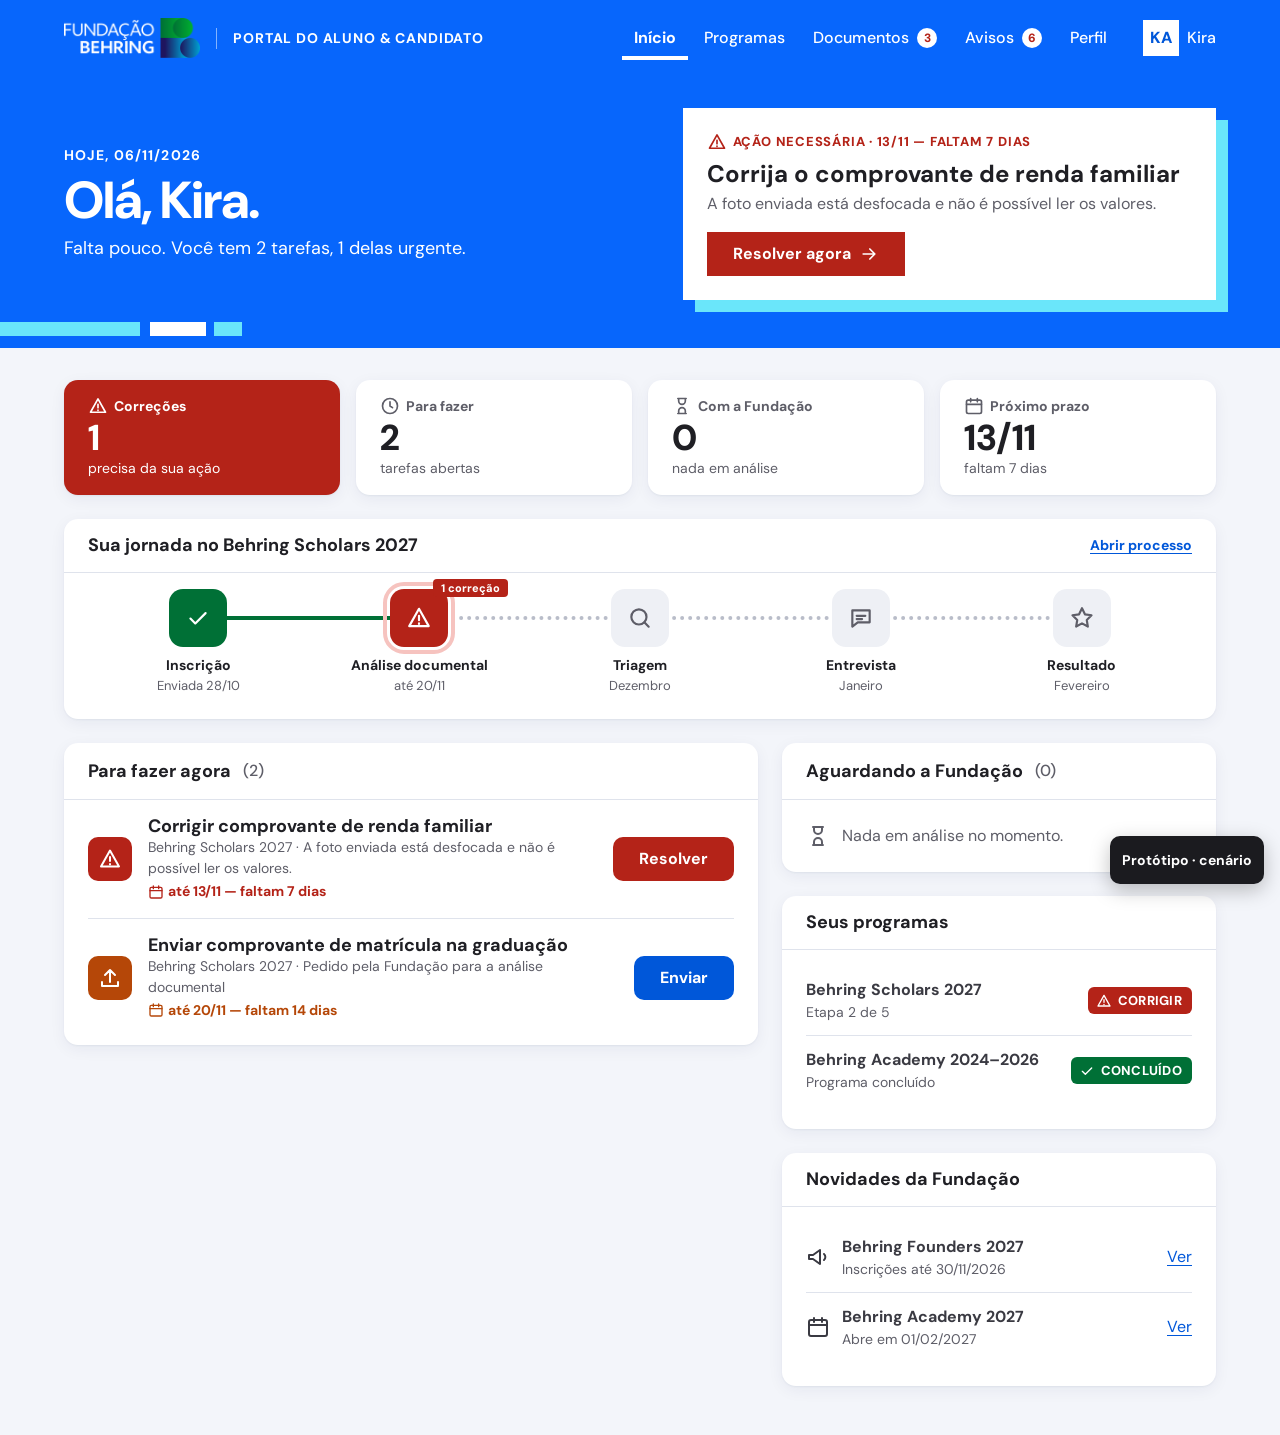
<file: index.html>
<!doctype html>
<html lang="pt-BR">
<head>
  <meta charset="utf-8">
  <meta name="viewport" content="width=device-width, initial-scale=1">
  <title>Portal do Aluno & Candidato — Fundação Behring</title>
  <link rel="preconnect" href="https://fonts.googleapis.com">
  <link rel="preconnect" href="https://fonts.gstatic.com" crossorigin>
  <link href="https://fonts.googleapis.com/css2?family=DM+Sans:ital,opsz,wght@0,9..40,400;0,9..40,500;0,9..40,700;1,9..40,400&display=swap" rel="stylesheet">
  <link rel="stylesheet" href="styles.css">
</head>
<body>
  <a class="skip-link" href="#conteudo">Pular para o conteúdo</a>
  <div id="app"></div>
  <div id="live" class="sr-only" aria-live="polite"></div>
  <script src="app.js"></script>
  <script>
    // Carrega o script de captura do Figma só quando a página é aberta para importação no Figma.
    if (location.hash.includes('figmacapture=')) {
      const s = document.createElement('script');
      s.src = 'https://mcp.figma.com/mcp/html-to-design/capture.js';
      s.async = true;
      document.head.appendChild(s);
    }
  </script>
</body>
</html>
</file>
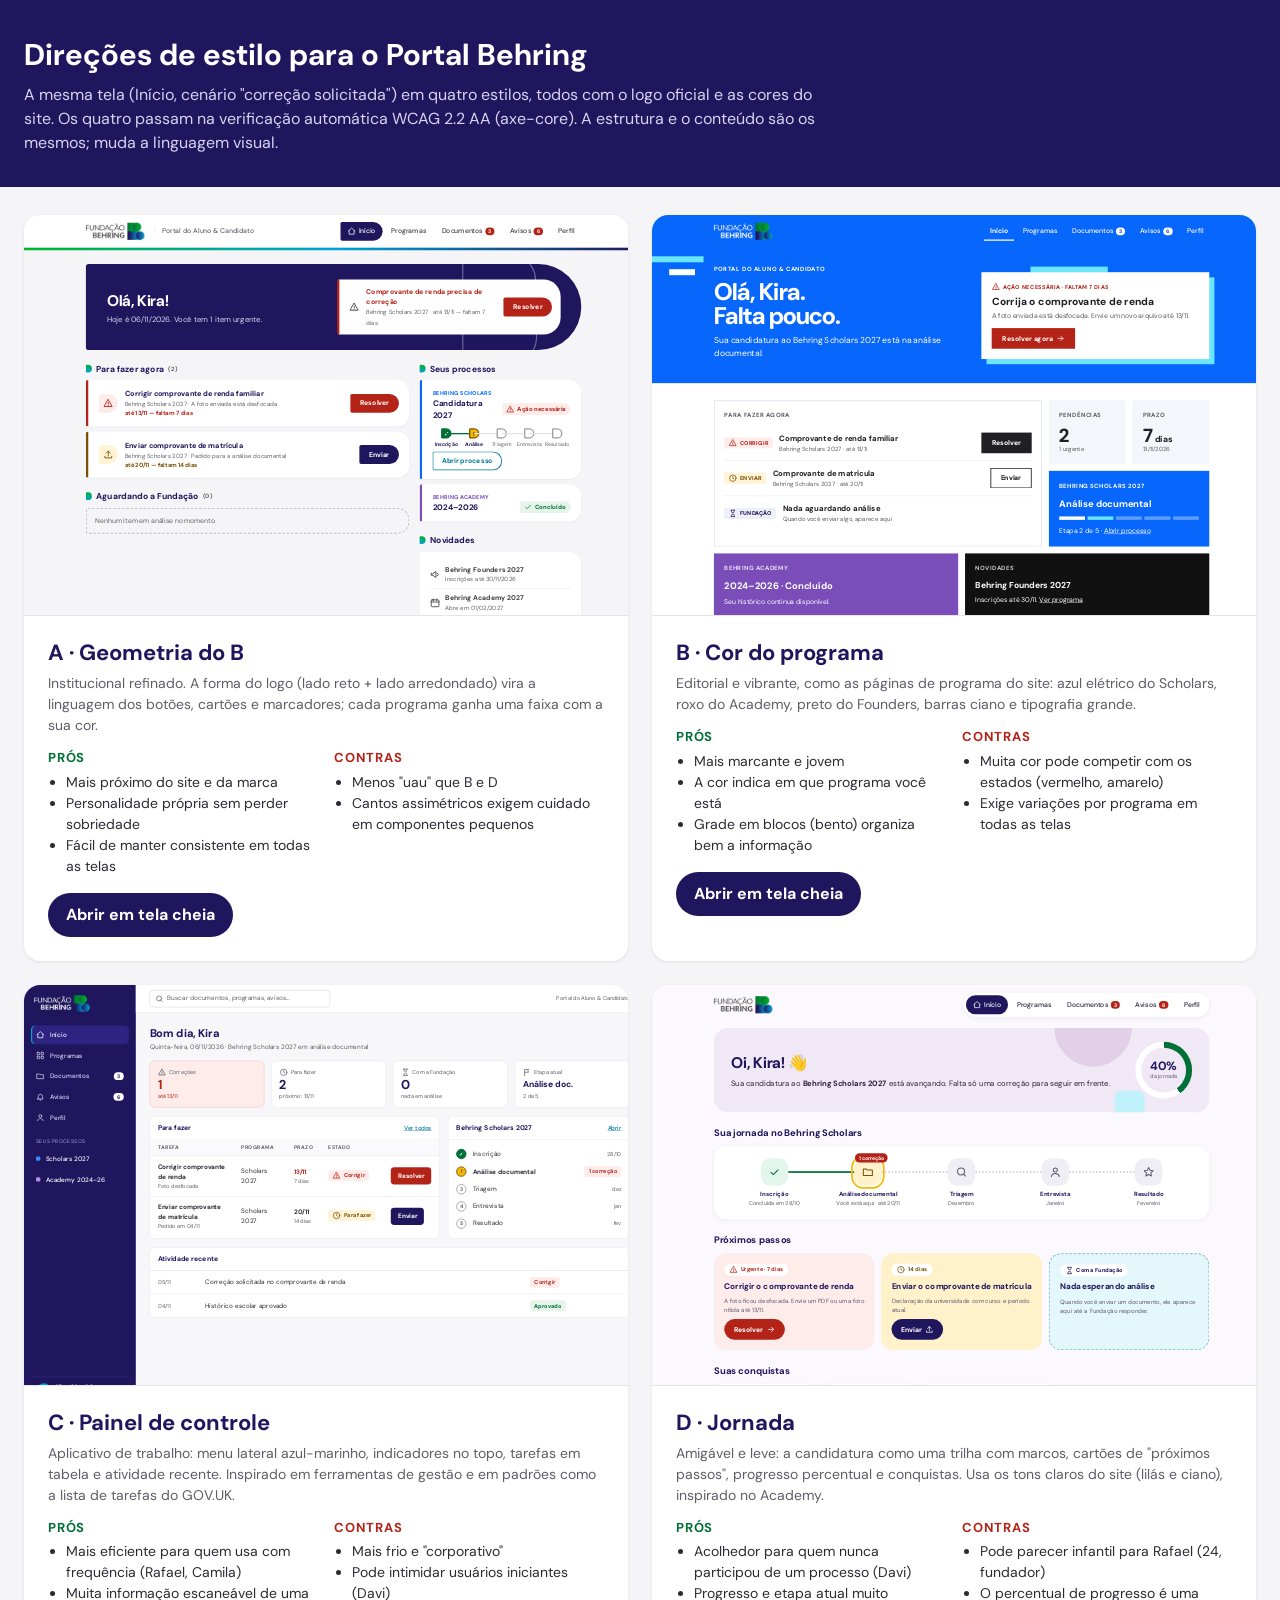
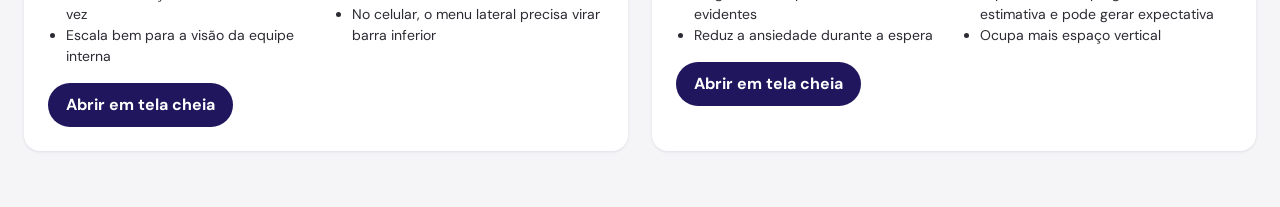
<file: estilos/index.html>
<!doctype html>
<html lang="pt-BR">
<head>
<meta charset="utf-8"><meta name="viewport" content="width=device-width, initial-scale=1">
<title>Direções de estilo — Portal Behring</title>
<link href="https://fonts.googleapis.com/css2?family=DM+Sans:opsz,wght@9..40,400;9..40,500;9..40,700&display=swap" rel="stylesheet">
<style>
  body { margin:0; font-family:"DM Sans",sans-serif; background:#F5F5F7; color:#2B2B33; line-height:1.5 }
  header { background:#20165E; color:#fff; padding:32px 24px }
  header .in, main { max-width:1280px; margin:0 auto }
  header h1 { margin:0 0 6px; font-size:30px } header p { margin:0; color:#D6D3EE; max-width:820px }
  main { padding:28px 24px 56px; display:grid; grid-template-columns:repeat(2,minmax(0,1fr)); gap:24px }
  article { background:#fff; border-radius:16px; overflow:hidden; box-shadow:0 1px 3px rgba(32,22,94,.1) }
  .frame { height:400px; overflow:hidden; border-bottom:1px solid #E4E4EA; position:relative; background:#fff }
  .frame iframe { width:1440px; height:1000px; border:0; transform:scale(.43); transform-origin:0 0; pointer-events:none }
  .body { padding:20px 24px 24px }
  h2 { margin:0 0 4px; color:#20165E; font-size:22px } .tag { font-size:14px; color:#5E5E68; margin:0 0 12px }
  .cols { display:grid; grid-template-columns:1fr 1fr; gap:16px; font-size:14px }
  .cols h3 { font-size:13px; text-transform:uppercase; letter-spacing:.06em; margin:0 0 4px }
  .cols ul { margin:0; padding-left:18px }
  .pro h3 { color:#007036 } .con h3 { color:#B42318 }
  a.open { display:inline-flex; margin-top:16px; min-height:44px; align-items:center; padding:0 18px; border-radius:999px; background:#20165E; color:#fff; font-weight:700; text-decoration:none }
  @media (max-width: 900px) { main { grid-template-columns:1fr } .frame iframe { transform:scale(.25) } .frame { height:250px } }
</style>
</head>
<body>
<header><div class="in"><h1>Direções de estilo para o Portal Behring</h1>
<p>A mesma tela (Início, cenário "correção solicitada") em quatro estilos, todos com o logo oficial e as cores do site. Os quatro passam na verificação automática WCAG 2.2 AA (axe-core). A estrutura e o conteúdo são os mesmos; muda a linguagem visual.</p></div></header>
<main>
  <article>
    <div class="frame"><iframe src="a-geometria.html" title="Prévia do estilo A" tabindex="-1"></iframe></div>
    <div class="body"><h2>A · Geometria do B</h2><p class="tag">Institucional refinado. A forma do logo (lado reto + lado arredondado) vira a linguagem dos botões, cartões e marcadores; cada programa ganha uma faixa com a sua cor.</p>
      <div class="cols"><div class="pro"><h3>Prós</h3><ul><li>Mais próximo do site e da marca</li><li>Personalidade própria sem perder sobriedade</li><li>Fácil de manter consistente em todas as telas</li></ul></div>
      <div class="con"><h3>Contras</h3><ul><li>Menos "uau" que B e D</li><li>Cantos assimétricos exigem cuidado em componentes pequenos</li></ul></div></div>
      <a class="open" href="a-geometria.html">Abrir em tela cheia</a></div>
  </article>
  <article>
    <div class="frame"><iframe src="b-programa.html" title="Prévia do estilo B" tabindex="-1"></iframe></div>
    <div class="body"><h2>B · Cor do programa</h2><p class="tag">Editorial e vibrante, como as páginas de programa do site: azul elétrico do Scholars, roxo do Academy, preto do Founders, barras ciano e tipografia grande.</p>
      <div class="cols"><div class="pro"><h3>Prós</h3><ul><li>Mais marcante e jovem</li><li>A cor indica em que programa você está</li><li>Grade em blocos (bento) organiza bem a informação</li></ul></div>
      <div class="con"><h3>Contras</h3><ul><li>Muita cor pode competir com os estados (vermelho, amarelo)</li><li>Exige variações por programa em todas as telas</li></ul></div></div>
      <a class="open" href="b-programa.html">Abrir em tela cheia</a></div>
  </article>
  <article>
    <div class="frame"><iframe src="c-painel.html" title="Prévia do estilo C" tabindex="-1"></iframe></div>
    <div class="body"><h2>C · Painel de controle</h2><p class="tag">Aplicativo de trabalho: menu lateral azul-marinho, indicadores no topo, tarefas em tabela e atividade recente. Inspirado em ferramentas de gestão e em padrões como a lista de tarefas do GOV.UK.</p>
      <div class="cols"><div class="pro"><h3>Prós</h3><ul><li>Mais eficiente para quem usa com frequência (Rafael, Camila)</li><li>Muita informação escaneável de uma vez</li><li>Escala bem para a visão da equipe interna</li></ul></div>
      <div class="con"><h3>Contras</h3><ul><li>Mais frio e "corporativo"</li><li>Pode intimidar usuários iniciantes (Davi)</li><li>No celular, o menu lateral precisa virar barra inferior</li></ul></div></div>
      <a class="open" href="c-painel.html">Abrir em tela cheia</a></div>
  </article>
  <article>
    <div class="frame"><iframe src="d-jornada.html" title="Prévia do estilo D" tabindex="-1"></iframe></div>
    <div class="body"><h2>D · Jornada</h2><p class="tag">Amigável e leve: a candidatura como uma trilha com marcos, cartões de "próximos passos", progresso percentual e conquistas. Usa os tons claros do site (lilás e ciano), inspirado no Academy.</p>
      <div class="cols"><div class="pro"><h3>Prós</h3><ul><li>Acolhedor para quem nunca participou de um processo (Davi)</li><li>Progresso e etapa atual muito evidentes</li><li>Reduz a ansiedade durante a espera</li></ul></div>
      <div class="con"><h3>Contras</h3><ul><li>Pode parecer infantil para Rafael (24, fundador)</li><li>O percentual de progresso é uma estimativa e pode gerar expectativa</li><li>Ocupa mais espaço vertical</li></ul></div></div>
      <a class="open" href="d-jornada.html">Abrir em tela cheia</a></div>
  </article>
</main>
</body></html>
</file>
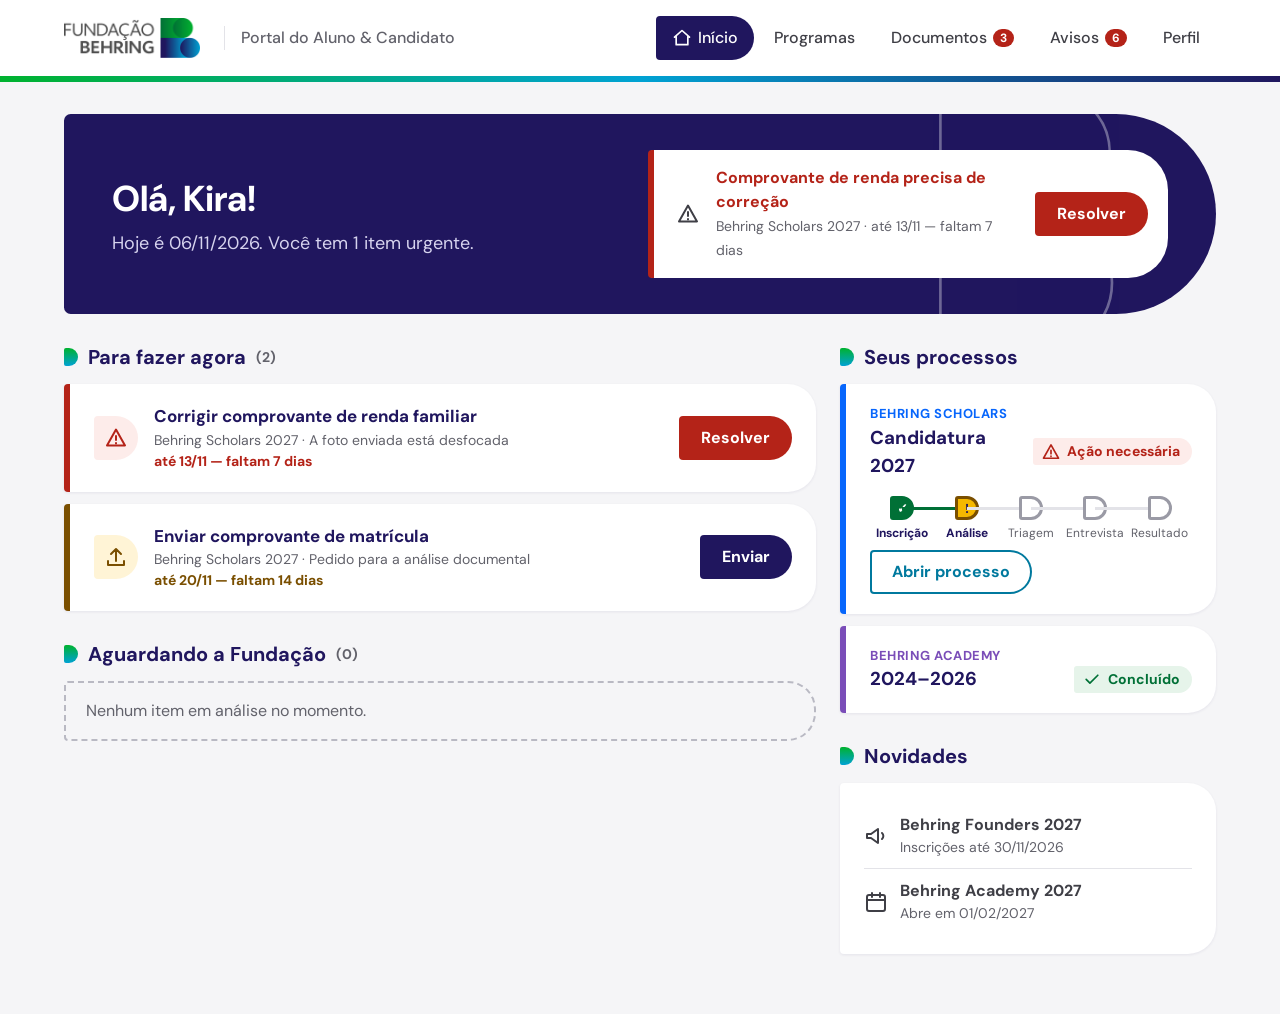
<file: estilos/a-geometria.html>
<!doctype html>
<html lang="pt-BR">
<head>
<meta charset="utf-8"><meta name="viewport" content="width=device-width, initial-scale=1">
<title>Estilo A — Geometria do B</title>
<link href="https://fonts.googleapis.com/css2?family=DM+Sans:opsz,wght@9..40,400;9..40,500;9..40,700&display=swap" rel="stylesheet">
<style>
  /* Direção A: a forma do "B" do logo (lado reto + lado arredondado) vira a linguagem dos componentes. */
  :root { --navy:#20165E; --green:#007036; --petrol:#00799E; --text:#3F3F46; --muted:#62626B; --bg:#F5F5F7; --line:#E3E3E8;
          --fix:#B42318; --fix-bg:#FDECEA; --todo:#7A4F00; --todo-bg:#FFF4D6; --wait-bg:#EEF0F8; --scholars:#0766FC; --academy:#7A4DB8; }
  * { box-sizing:border-box } body { margin:0; font-family:"DM Sans",sans-serif; color:var(--text); background:var(--bg); font-size:16px; line-height:1.5 }
  .ico { width:20px; height:20px; flex:none } .ico-l { width:24px; height:24px; flex:none }
  header { background:#fff; }
  .bar { max-width:1200px; margin:0 auto; padding:0 24px; height:76px; display:flex; align-items:center; gap:24px }
  .bar img { height:40px }
  nav { margin-left:auto; display:flex; gap:4px }
  nav a { color:var(--text); text-decoration:none; font-weight:500; padding:10px 16px; min-height:44px; display:flex; align-items:center; gap:6px; border-radius:4px 22px 22px 4px }
  nav a.on { background:var(--navy); color:#fff }
  nav .n { background:var(--fix); color:#fff; font-size:12px; font-weight:700; border-radius:999px; padding:0 7px }
  .stripe { height:6px; background:linear-gradient(90deg,#00B22F,#00A2D3 50%,#20165E) }
  main { max-width:1200px; margin:0 auto; padding:32px 24px 48px }
  /* Hero com o contorno do B, como nas páginas do site */
  .hero { position:relative; background:var(--navy); color:#fff; border-radius:8px 120px 120px 8px; padding:36px 48px; overflow:hidden; display:flex; align-items:center; gap:32px; margin-bottom:28px }
  .hero h1 { margin:0 0 4px; font-size:36px; color:#fff }
  .hero p { margin:0; color:#D6D3EE; font-size:18px }
  .hero svg.b { position:absolute; right:60px; top:-30px; width:220px; height:270px; opacity:.35 }
  .hero .urgent { margin-left:auto; position:relative; background:#fff; color:var(--text); border-radius:4px 40px 40px 4px; padding:16px 20px 16px 22px; display:flex; gap:16px; align-items:center; max-width:520px; border-left:6px solid var(--fix) }
  .hero .urgent strong { color:var(--fix); display:block }
  .btn { display:inline-flex; align-items:center; gap:8px; min-height:44px; padding:0 22px; font:inherit; font-weight:700; border:0; cursor:pointer; text-decoration:none; border-radius:4px 22px 22px 4px; white-space:nowrap }
  .b-primary { background:var(--navy); color:#fff } .b-danger { background:var(--fix); color:#fff } .b-ghost { background:#fff; color:var(--petrol); box-shadow:inset 0 0 0 2px var(--petrol) }
  .grid { display:grid; grid-template-columns:2fr 1fr; gap:24px }
  h2 { font-size:20px; color:var(--navy); margin:0 0 12px; display:flex; align-items:center; gap:10px }
  h2::before { content:""; width:14px; height:18px; background:linear-gradient(#00B22F,#00A2D3); border-radius:2px 9px 9px 2px }
  .card { background:#fff; border-radius:4px 28px 28px 4px; padding:20px 24px; margin-bottom:12px; box-shadow:0 1px 3px rgba(32,22,94,.08) }
  .task { display:grid; grid-template-columns:auto 1fr auto; gap:16px; align-items:center; border-left:6px solid var(--todo) }
  .task.fix { border-left-color:var(--fix) }
  .task h3 { margin:0; font-size:17px; color:var(--navy) } .meta { color:var(--muted); font-size:14px } .due { font-size:14px; font-weight:700 }
  .badge { width:44px; height:44px; border-radius:4px 22px 22px 4px; display:grid; place-items:center }
  .fix .badge { background:var(--fix-bg); color:var(--fix) } .todo .badge { background:var(--todo-bg); color:var(--todo) }
  .status { white-space:nowrap; display:inline-flex; align-items:center; gap:6px; font-size:14px; font-weight:700; padding:3px 12px 3px 8px; border-radius:3px 14px 14px 3px }
  .s-fix { background:var(--fix-bg); color:var(--fix) } .s-done { background:#E6F4EA; color:var(--green) }
  .empty { border:2px dashed #B9B9C3; border-radius:4px 28px 28px 4px; padding:16px 20px; color:var(--muted) }
  .proc { border-left:6px solid var(--scholars) } .proc .prog { font-size:13px; font-weight:700; color:var(--scholars); letter-spacing:.04em; text-transform:uppercase }
  .tl { display:flex; margin:16px 0 8px; padding:0; list-style:none }
  .tl li { flex:1; text-align:center; font-size:12px; position:relative; color:var(--muted) }
  .tl li::before { content:""; position:absolute; top:11px; left:-50%; width:100%; height:3px; background:var(--line) } .tl li:first-child::before { display:none }
  .tl li.d::before, .tl li.c::before { background:var(--green) }
  .tl .dot { width:24px; height:24px; margin:0 auto 4px; position:relative; border-radius:3px 12px 12px 3px; background:#fff; border:3px solid #9A9AA5; display:grid; place-items:center; color:#fff; font-weight:700; font-size:13px }
  .tl .d .dot { background:var(--green); border-color:var(--green) } .tl .c .dot { background:#F5B800; border-color:var(--todo); color:var(--navy) }
  .tl .d, .tl .c { color:var(--navy); font-weight:700 }
  .news li { display:flex; gap:12px; align-items:center; padding:10px 0; border-bottom:1px solid var(--line) } .news li:last-child { border:0 }
  .news { list-style:none; margin:0; padding:0 } a { color:var(--petrol) }
</style>
</head>
<body>
<header><div class="bar">
  <img src="../assets/logo-fundacao-behring.png" alt="Fundação Behring">
  <span style="color:var(--muted);font-weight:500;border-left:1px solid var(--line);padding-left:16px">Portal do Aluno &amp; Candidato</span>
  <nav aria-label="Principal"><a class="on" href="#"><i data-i="home"></i>Início</a><a href="#">Programas</a><a href="#">Documentos <span class="n">3</span></a><a href="#">Avisos <span class="n">6</span></a><a href="#">Perfil</a></nav>
</div><div class="stripe"></div></header>
<main>
  <section class="hero">
    <svg class="b" viewBox="0 0 100 122" fill="none" stroke="#fff" stroke-width="1.2" aria-hidden="true"><path d="M2 2h48a29 29 0 0 1 0 58 29 29 0 0 1 0 60H2z"/></svg>
    <div><h1>Olá, Kira!</h1><p>Hoje é 06/11/2026. Você tem 1 item urgente.</p></div>
    <div class="urgent"><i data-i="alert" class="ico-l"></i><div><strong>Comprovante de renda precisa de correção</strong><span class="meta">Behring Scholars 2027 · até 13/11 — faltam 7 dias</span></div><a class="btn b-danger" href="#">Resolver</a></div>
  </section>
  <div class="grid">
    <div>
      <h2>Para fazer agora <span class="meta">(2)</span></h2>
      <article class="card task fix"><span class="badge"><i data-i="alert" class="ico-l"></i></span><div><h3>Corrigir comprovante de renda familiar</h3><div class="meta">Behring Scholars 2027 · A foto enviada está desfocada</div><div class="due" style="color:var(--fix)">até 13/11 — faltam 7 dias</div></div><a class="btn b-danger" href="#">Resolver</a></article>
      <article class="card task todo"><span class="badge"><i data-i="upload" class="ico-l"></i></span><div><h3>Enviar comprovante de matrícula</h3><div class="meta">Behring Scholars 2027 · Pedido para a análise documental</div><div class="due" style="color:var(--todo)">até 20/11 — faltam 14 dias</div></div><a class="btn b-primary" href="#">Enviar</a></article>
      <h2 style="margin-top:28px">Aguardando a Fundação <span class="meta">(0)</span></h2>
      <div class="empty">Nenhum item em análise no momento.</div>
    </div>
    <div>
      <h2>Seus processos</h2>
      <article class="card proc"><div class="prog">Behring Scholars</div><div style="display:flex;align-items:center;gap:8px;justify-content:space-between"><h3 style="margin:0;color:var(--navy)">Candidatura 2027</h3><span class="status s-fix"><i data-i="alert"></i>Ação necessária</span></div>
        <ol class="tl"><li class="d"><span class="dot">✓</span>Inscrição</li><li class="c"><span class="dot">!</span>Análise</li><li><span class="dot"></span>Triagem</li><li><span class="dot"></span>Entrevista</li><li><span class="dot"></span>Resultado</li></ol>
        <a class="btn b-ghost" href="#">Abrir processo</a></article>
      <article class="card" style="border-left:6px solid var(--academy)"><div class="prog" style="font-size:13px;font-weight:700;color:var(--academy);text-transform:uppercase;letter-spacing:.04em">Behring Academy</div><div style="display:flex;justify-content:space-between;align-items:center"><h3 style="margin:0;color:var(--navy)">2024–2026</h3><span class="status s-done"><i data-i="check"></i>Concluído</span></div></article>
      <h2 style="margin-top:28px">Novidades</h2>
      <div class="card"><ul class="news"><li><i data-i="megaphone" class="ico-l"></i><div><strong>Behring Founders 2027</strong><div class="meta">Inscrições até 30/11/2026</div></div></li><li><i data-i="calendar" class="ico-l"></i><div><strong>Behring Academy 2027</strong><div class="meta">Abre em 01/02/2027</div></div></li></ul></div>
    </div>
  </div>
</main>
<script src="icons.js"></script>
</body></html>
</file>
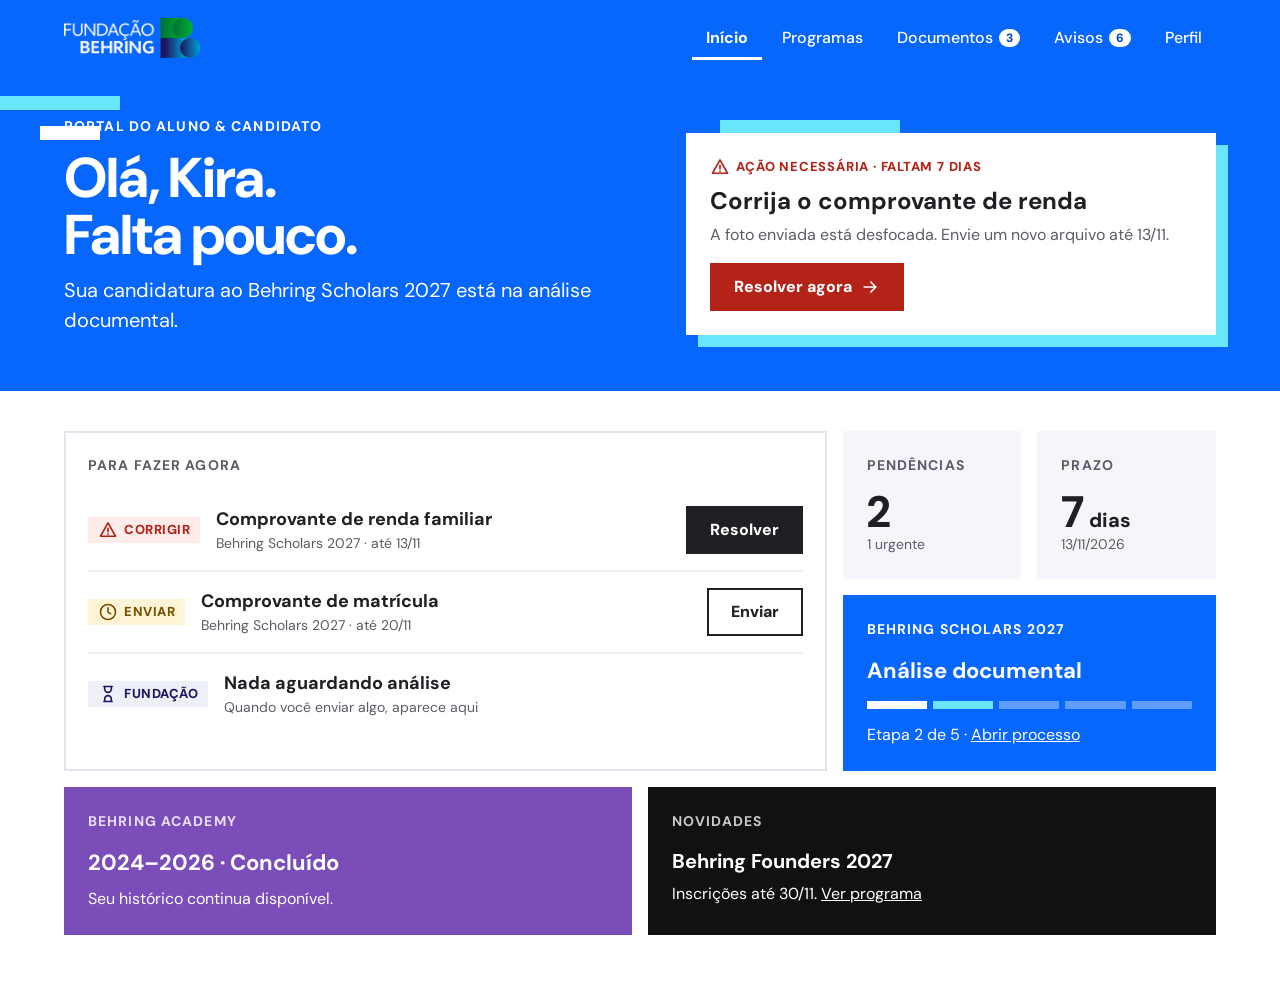
<file: estilos/b-programa.html>
<!doctype html>
<html lang="pt-BR">
<head>
<meta charset="utf-8"><meta name="viewport" content="width=device-width, initial-scale=1">
<title>Estilo B — Cor do programa</title>
<link href="https://fonts.googleapis.com/css2?family=DM+Sans:opsz,wght@9..40,400;9..40,500;9..40,700;9..40,800&display=swap" rel="stylesheet">
<style>
  /* Direção B: cada programa assume sua cor do site (Scholars azul, Academy roxo, Founders preto),
     com tipografia grande e as "barras" ciano das páginas de programa. */
  :root { --scholars:#0766FC; --scholars-dark:#0047B3; --cyan:#6AE6FA; --navy:#20165E; --text:#1F1F24; --muted:#5C5C66;
          --fix:#B42318; --fix-bg:#FDECEA; --todo:#7A4F00; --todo-bg:#FFF4D6; --green:#007036; }
  * { box-sizing:border-box } body { margin:0; font-family:"DM Sans",sans-serif; color:var(--text); background:#fff; font-size:16px; line-height:1.5 }
  .ico { width:20px; height:20px; flex:none } .ico-l { width:26px; height:26px; flex:none }
  .top { background:var(--scholars); color:#fff; position:relative; overflow:hidden }
  .bar { max-width:1200px; margin:0 auto; padding:0 24px; height:76px; display:flex; align-items:center; gap:24px }
  .bar img { height:40px }
  nav { margin-left:auto; display:flex; gap:6px }
  nav a { color:#fff; text-decoration:none; font-weight:500; padding:10px 14px; min-height:44px; display:flex; align-items:center; gap:6px }
  nav a.on { box-shadow:inset 0 -3px 0 #fff; font-weight:700 }
  nav .n { background:#fff; color:var(--scholars-dark); font-size:12px; font-weight:800; border-radius:999px; padding:0 7px }
  .hero { max-width:1200px; margin:0 auto; padding:40px 24px 56px; display:grid; grid-template-columns:1.1fr 1fr; gap:40px; align-items:end; position:relative }
  .hero h1 { font-size:56px; line-height:1.02; font-weight:800; margin:0 0 12px; letter-spacing:-.02em }
  .hero p { font-size:20px; margin:0; color:#fff }
  .bars span { position:absolute; height:14px; background:var(--cyan) } .bars span.w { background:#fff }
  .urgent { background:#fff; color:var(--text); padding:24px; position:relative; z-index:1; box-shadow:12px 12px 0 var(--cyan) }
  .urgent .k { color:var(--fix); font-weight:800; font-size:13px; letter-spacing:.06em; text-transform:uppercase; display:flex; gap:6px; align-items:center }
  .urgent p { color:var(--muted); font-size:16px }
  .urgent h2 { font-size:24px; margin:6px 0 4px; color:var(--text) }
  .btn { display:inline-flex; align-items:center; gap:8px; min-height:48px; padding:0 24px; font:inherit; font-weight:800; border:0; text-decoration:none; cursor:pointer }
  .b-danger { background:var(--fix); color:#fff } .b-dark { background:var(--text); color:#fff } .b-line { box-shadow:inset 0 0 0 2px var(--text); color:var(--text); background:#fff }
  main { max-width:1200px; margin:0 auto; padding:40px 24px 56px }
  .bento { display:grid; grid-template-columns:repeat(6,1fr); gap:16px }
  .tile { background:#F4F6FB; padding:24px; position:relative }
  .tile h2 { font-size:14px; letter-spacing:.08em; text-transform:uppercase; margin:0 0 14px; color:var(--muted) }
  .t-tasks { grid-column:span 4; grid-row:span 2; background:#fff; box-shadow:inset 0 0 0 2px #E2E5EE }
  .t-stat { grid-column:span 1; } .t-stat .num { font-size:44px; font-weight:800; line-height:1; color:var(--text) }
  .t-proc { grid-column:span 2; background:var(--scholars); color:#fff } .t-proc h2 { color:#fff }
  .t-academy { grid-column:span 3; background:#7A4DB8; color:#fff } .t-academy h2 { color:#EADFF7 }
  .t-news { grid-column:span 2; background:#111; color:#fff } .t-news h2 { color:#C9C9CF } .t-news a { color:#fff }
  .task { display:grid; grid-template-columns:auto 1fr auto; gap:16px; align-items:center; padding:16px 0; border-bottom:2px solid #EEF0F5 } .task:last-child { border:0 }
  .task h3 { margin:0; font-size:18px } .meta { font-size:14px; color:var(--muted) }
  .chip { display:inline-flex; gap:6px; align-items:center; font-weight:800; font-size:13px; padding:3px 10px; text-transform:uppercase; letter-spacing:.04em }
  .c-fix { background:var(--fix-bg); color:var(--fix) } .c-todo { background:var(--todo-bg); color:var(--todo) }
  .tl { display:flex; gap:6px; margin:14px 0; padding:0; list-style:none } .tl li { flex:1; height:8px; background:rgba(255,255,255,.35) } .tl li.d { background:#fff } .tl li.c { background:var(--cyan) }
</style>
</head>
<body>
<div class="top">
  <div class="bars" aria-hidden="true"><span style="width:180px;top:120px;right:380px"></span><span class="w" style="width:90px;top:150px;right:330px"></span><span style="width:40px;top:150px;right:280px"></span><span style="width:120px;top:96px;left:0"></span><span class="w" style="width:60px;top:126px;left:40px"></span></div>
  <div class="bar"><img src="../assets/logo-fundacao-behring-branco.png" alt="Fundação Behring">
    <nav aria-label="Principal"><a class="on" href="#">Início</a><a href="#">Programas</a><a href="#">Documentos <span class="n">3</span></a><a href="#">Avisos <span class="n">6</span></a><a href="#">Perfil</a></nav></div>
  <section class="hero">
    <div><p style="font-weight:700;letter-spacing:.08em;text-transform:uppercase;font-size:14px;margin-bottom:12px">Portal do Aluno &amp; Candidato</p><h1>Olá, Kira.<br>Falta pouco.</h1><p>Sua candidatura ao Behring Scholars 2027 está na análise documental.</p></div>
    <div class="urgent"><div class="k"><i data-i="alert"></i>Ação necessária · faltam 7 dias</div><h2>Corrija o comprovante de renda</h2><p class="meta" style="margin:0 0 16px">A foto enviada está desfocada. Envie um novo arquivo até 13/11.</p><a class="btn b-danger" href="#">Resolver agora <i data-i="right"></i></a></div>
  </section>
</div>
<main>
  <div class="bento">
    <section class="tile t-tasks"><h2>Para fazer agora</h2>
      <div class="task"><span class="chip c-fix"><i data-i="alert"></i>Corrigir</span><div><h3>Comprovante de renda familiar</h3><div class="meta">Behring Scholars 2027 · até 13/11</div></div><a class="btn b-dark" href="#">Resolver</a></div>
      <div class="task"><span class="chip c-todo"><i data-i="clock"></i>Enviar</span><div><h3>Comprovante de matrícula</h3><div class="meta">Behring Scholars 2027 · até 20/11</div></div><a class="btn b-line" href="#">Enviar</a></div>
      <div class="task"><span class="chip" style="background:#EEF0F8;color:var(--navy)"><i data-i="hourglass"></i>Fundação</span><div><h3>Nada aguardando análise</h3><div class="meta">Quando você enviar algo, aparece aqui</div></div></div>
    </section>
    <section class="tile t-stat"><h2>Pendências</h2><div class="num">2</div><div class="meta">1 urgente</div></section>
    <section class="tile t-stat"><h2>Prazo</h2><div class="num">7<span style="font-size:20px"> dias</span></div><div class="meta">13/11/2026</div></section>
    <section class="tile t-proc"><h2>Behring Scholars 2027</h2><strong style="font-size:22px">Análise documental</strong><ol class="tl" aria-label="Etapa 2 de 5"><li class="d"></li><li class="c"></li><li></li><li></li><li></li></ol><div>Etapa 2 de 5 · <a href="#" style="color:#fff">Abrir processo</a></div></section>
    <section class="tile t-academy"><h2>Behring Academy</h2><strong style="font-size:22px">2024–2026 · Concluído</strong><p style="margin:8px 0 0">Seu histórico continua disponível.</p></section>
    <section class="tile t-news" style="grid-column:span 3"><h2>Novidades</h2><strong style="font-size:20px">Behring Founders 2027</strong><p style="margin:6px 0 0">Inscrições até 30/11. <a href="#">Ver programa</a></p></section>
  </div>
</main>
<script src="icons.js"></script>
</body></html>
</file>
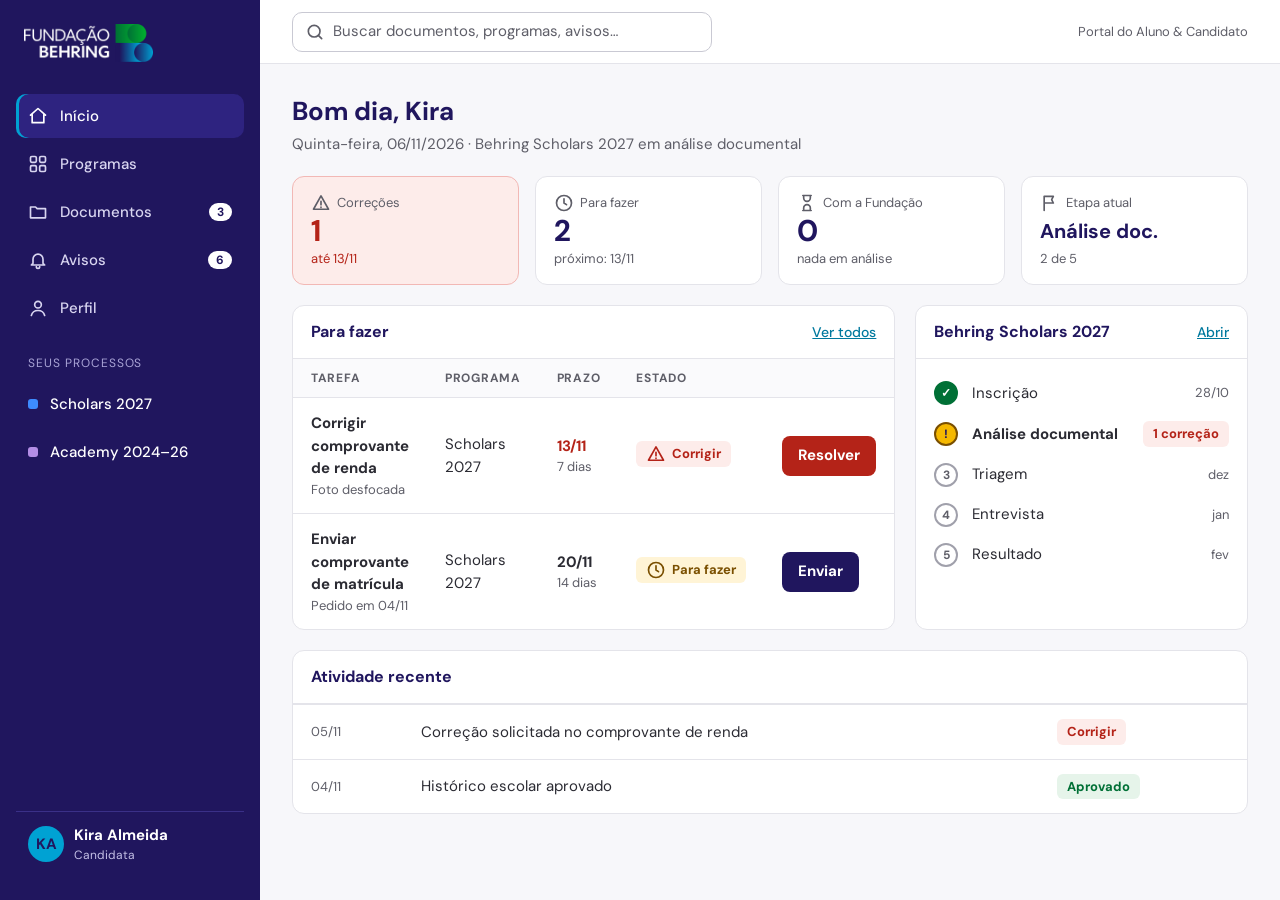
<file: estilos/c-painel.html>
<!doctype html>
<html lang="pt-BR">
<head>
<meta charset="utf-8"><meta name="viewport" content="width=device-width, initial-scale=1">
<title>Estilo C — Painel de controle</title>
<link href="https://fonts.googleapis.com/css2?family=DM+Sans:opsz,wght@9..40,400;9..40,500;9..40,700&display=swap" rel="stylesheet">
<style>
  /* Direção C: aplicativo de trabalho. Navegação lateral fixa em azul-marinho, informação densa
     e escaneável, indicadores no topo e lista de tarefas em formato de tabela. */
  :root { --navy:#20165E; --navy-2:#2E2380; --petrol:#00799E; --text:#2B2B33; --muted:#5E5E68; --line:#E4E4EA; --bg:#F7F7FA;
          --fix:#B42318; --fix-bg:#FDECEA; --todo:#7A4F00; --todo-bg:#FFF4D6; --green:#007036; --green-bg:#E6F4EA; --wait-bg:#EEF0F8; }
  * { box-sizing:border-box } body { margin:0; font-family:"DM Sans",sans-serif; color:var(--text); background:var(--bg); font-size:15px; line-height:1.5; display:grid; grid-template-columns:260px 1fr; min-height:100vh }
  .ico { width:20px; height:20px; flex:none } .ico-l { width:22px; height:22px; flex:none }
  aside { background:var(--navy); color:#fff; padding:24px 16px; display:flex; flex-direction:column; gap:4px }
  aside img { height:38px; margin:0 8px 28px; align-self:flex-start }
  aside a { color:#D8D5F0; text-decoration:none; display:flex; align-items:center; gap:12px; min-height:44px; padding:0 12px; border-radius:10px; font-weight:500 }
  aside a.on { background:var(--navy-2); color:#fff; box-shadow:inset 3px 0 0 #00A2D3 }
  aside .n { margin-left:auto; background:#fff; color:var(--navy); font-size:12px; font-weight:700; border-radius:999px; padding:0 8px }
  aside .sec { font-size:12px; text-transform:uppercase; letter-spacing:.08em; color:#A9A4D6; margin:20px 12px 6px }
  aside .prog { color:#fff; } aside .prog .sw { width:10px; height:10px; border-radius:3px }
  aside .me { margin-top:auto; display:flex; align-items:center; gap:10px; padding:12px; border-top:1px solid #3A3088 }
  .av { width:36px; height:36px; border-radius:50%; background:#00A2D3; color:var(--navy); display:grid; place-items:center; font-weight:700 }
  .main { padding:0 }
  .topbar { height:64px; background:#fff; border-bottom:1px solid var(--line); display:flex; align-items:center; gap:16px; padding:0 32px }
  .search { flex:1; max-width:420px; display:flex; align-items:center; gap:8px; border:1px solid #C9C9D3; border-radius:10px; padding:0 12px; min-height:40px; color:var(--muted) }
  .content { padding:28px 32px }
  h1 { margin:0; font-size:26px; color:var(--navy) } .sub { color:var(--muted); margin:2px 0 20px }
  .kpis { display:grid; grid-template-columns:repeat(4,1fr); gap:16px; margin-bottom:20px }
  .kpi { background:#fff; border:1px solid var(--line); border-radius:12px; padding:16px 18px }
  .kpi .l { font-size:13px; color:var(--muted); display:flex; align-items:center; gap:6px } .kpi .v { font-size:30px; font-weight:700; color:var(--navy); line-height:1.2 }
  .kpi.alert { border-color:#F2B8B5; background:var(--fix-bg) } .kpi.alert .v { color:var(--fix) }
  .panel { background:#fff; border:1px solid var(--line); border-radius:12px; margin-bottom:20px }
  .panel h2 { font-size:16px; margin:0; padding:14px 18px; border-bottom:1px solid var(--line); color:var(--navy); display:flex; justify-content:space-between; align-items:center }
  table { width:100%; border-collapse:collapse } th { text-align:left; font-size:12px; text-transform:uppercase; letter-spacing:.06em; color:var(--muted); padding:10px 18px; background:#FAFAFC }
  td { padding:14px 18px; border-top:1px solid var(--line); vertical-align:middle }
  .st { white-space:nowrap; display:inline-flex; align-items:center; gap:6px; font-weight:700; font-size:13px; padding:3px 10px; border-radius:6px }
  .s-fix { background:var(--fix-bg); color:var(--fix) } .s-todo { background:var(--todo-bg); color:var(--todo) } .s-done { background:var(--green-bg); color:var(--green) } .s-wait { background:var(--wait-bg); color:var(--navy) }
  .btn { display:inline-flex; align-items:center; gap:6px; min-height:40px; padding:0 16px; border-radius:8px; font:inherit; font-weight:700; text-decoration:none; border:0 }
  .b-primary { background:var(--navy); color:#fff } .b-danger { background:var(--fix); color:#fff } .b-line { box-shadow:inset 0 0 0 1.5px var(--petrol); color:var(--petrol); background:#fff }
  .cols { display:grid; grid-template-columns:1.6fr 1fr; gap:20px }
  .steps { list-style:none; margin:0; padding:14px 18px }
  .steps li { display:grid; grid-template-columns:28px 1fr auto; gap:10px; align-items:center; padding:8px 0 }
  .steps .d { width:24px; height:24px; border-radius:50%; display:grid; place-items:center; font-size:12px; font-weight:700; border:2px solid #A0A0AB; color:var(--muted) }
  .steps .ok .d { background:var(--green); border-color:var(--green); color:#fff } .steps .now .d { background:#F5B800; border-color:var(--todo); color:var(--navy) }
  .muted { color:var(--muted); font-size:13px } a { color:var(--petrol) }
</style>
</head>
<body>
<aside aria-label="Navegação">
  <img src="../assets/logo-fundacao-behring-branco.png" alt="Fundação Behring">
  <a class="on" href="#"><i data-i="home"></i>Início</a><a href="#"><i data-i="grid"></i>Programas</a><a href="#"><i data-i="folder"></i>Documentos<span class="n">3</span></a><a href="#"><i data-i="bell"></i>Avisos<span class="n">6</span></a><a href="#"><i data-i="user"></i>Perfil</a>
  <div class="sec">Seus processos</div>
  <a class="prog" href="#"><span class="sw" style="background:#3D8BFF"></span>Scholars 2027</a><a class="prog" href="#"><span class="sw" style="background:#B48EE6"></span>Academy 2024–26</a>
  <div class="me"><span class="av">KA</span><div><strong>Kira Almeida</strong><div style="font-size:12px;color:#C4C0E6">Candidata</div></div></div>
</aside>
<div class="main">
  <div class="topbar"><div class="search"><i data-i="search"></i>Buscar documentos, programas, avisos…</div><span style="margin-left:auto" class="muted">Portal do Aluno &amp; Candidato</span></div>
  <div class="content">
    <h1>Bom dia, Kira</h1><p class="sub">Quinta-feira, 06/11/2026 · Behring Scholars 2027 em análise documental</p>
    <div class="kpis">
      <div class="kpi alert"><div class="l"><i data-i="alert"></i>Correções</div><div class="v">1</div><div class="muted" style="color:var(--fix)">até 13/11</div></div>
      <div class="kpi"><div class="l"><i data-i="clock"></i>Para fazer</div><div class="v">2</div><div class="muted">próximo: 13/11</div></div>
      <div class="kpi"><div class="l"><i data-i="hourglass"></i>Com a Fundação</div><div class="v">0</div><div class="muted">nada em análise</div></div>
      <div class="kpi"><div class="l"><i data-i="flag"></i>Etapa atual</div><div class="v" style="font-size:20px;padding:6px 0">Análise doc.</div><div class="muted">2 de 5</div></div>
    </div>
    <div class="cols">
      <section class="panel"><h2>Para fazer <a href="#" style="font-size:14px;font-weight:500">Ver todos</a></h2>
        <table><thead><tr><th>Tarefa</th><th>Programa</th><th>Prazo</th><th>Estado</th><th><span style="position:absolute;left:-9999px">Ação</span></th></tr></thead><tbody>
          <tr><td><strong>Corrigir comprovante de renda</strong><div class="muted">Foto desfocada</div></td><td>Scholars 2027</td><td><strong style="color:var(--fix)">13/11</strong><div class="muted">7 dias</div></td><td><span class="st s-fix"><i data-i="alert"></i>Corrigir</span></td><td><a class="btn b-danger" href="#">Resolver</a></td></tr>
          <tr><td><strong>Enviar comprovante de matrícula</strong><div class="muted">Pedido em 04/11</div></td><td>Scholars 2027</td><td><strong>20/11</strong><div class="muted">14 dias</div></td><td><span class="st s-todo"><i data-i="clock"></i>Para fazer</span></td><td><a class="btn b-primary" href="#">Enviar</a></td></tr>
        </tbody></table></section>
      <section class="panel"><h2>Behring Scholars 2027 <a href="#" style="font-size:14px;font-weight:500">Abrir</a></h2>
        <ol class="steps"><li class="ok"><span class="d">✓</span>Inscrição<span class="muted">28/10</span></li><li class="now"><span class="d">!</span><strong>Análise documental</strong><span class="st s-fix">1 correção</span></li><li><span class="d">3</span>Triagem<span class="muted">dez</span></li><li><span class="d">4</span>Entrevista<span class="muted">jan</span></li><li><span class="d">5</span>Resultado<span class="muted">fev</span></li></ol></section>
    </div>
    <section class="panel"><h2>Atividade recente</h2>
      <table><tbody><tr><td style="width:110px" class="muted">05/11</td><td>Correção solicitada no comprovante de renda</td><td><span class="st s-fix">Corrigir</span></td></tr><tr><td class="muted">04/11</td><td>Histórico escolar aprovado</td><td><span class="st s-done">Aprovado</span></td></tr></tbody></table></section>
  </div>
</div>
<script src="icons.js"></script>
</body></html>
</file>
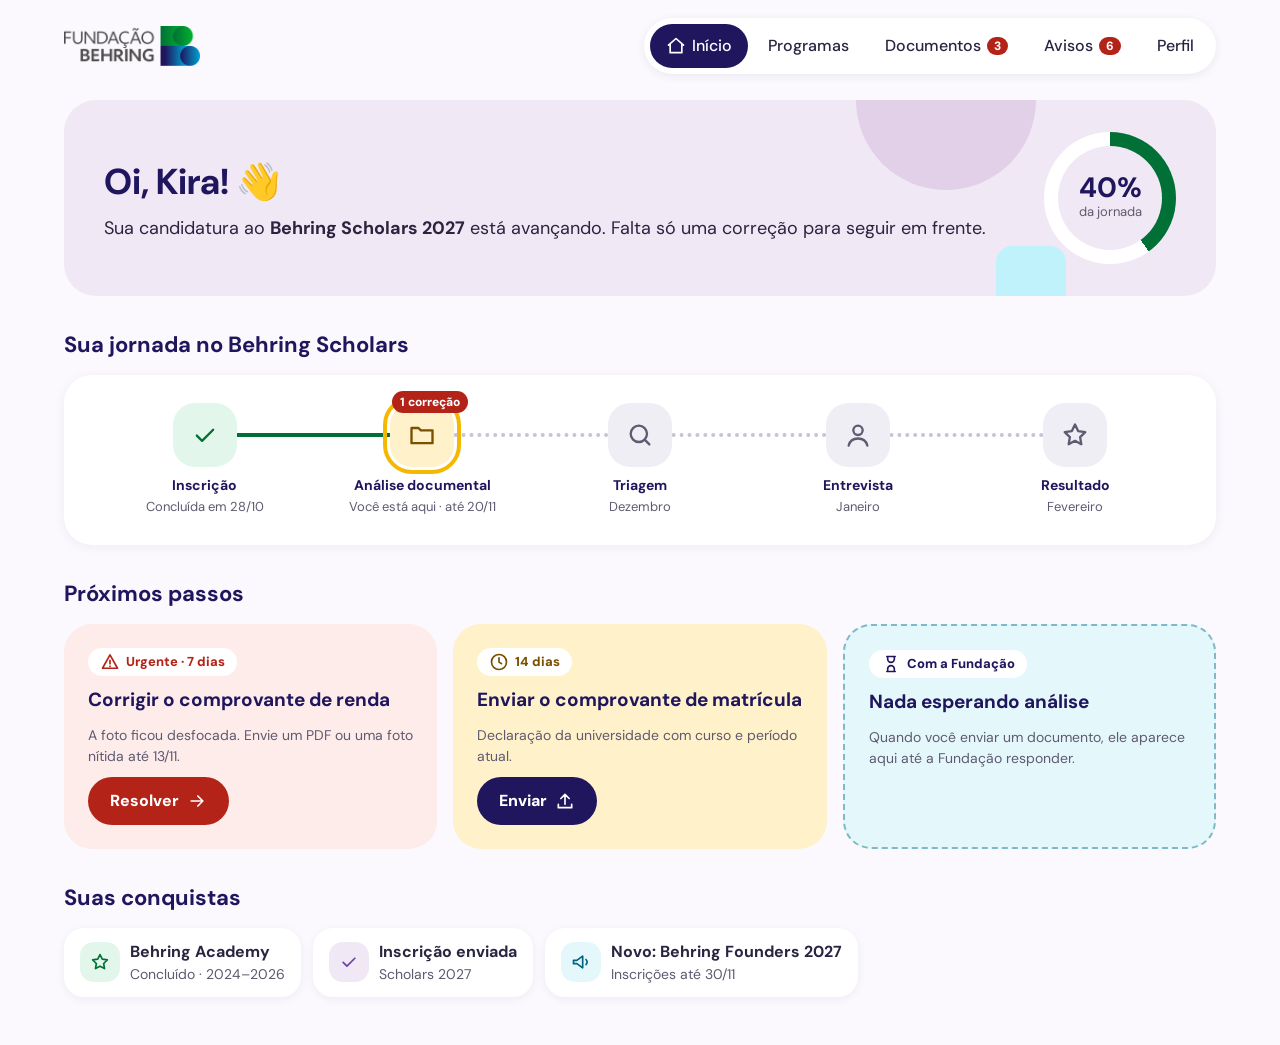
<file: estilos/d-jornada.html>
<!doctype html>
<html lang="pt-BR">
<head>
<meta charset="utf-8"><meta name="viewport" content="width=device-width, initial-scale=1">
<title>Estilo D — Jornada</title>
<link href="https://fonts.googleapis.com/css2?family=DM+Sans:opsz,wght@9..40,400;9..40,500;9..40,700;9..40,800&display=swap" rel="stylesheet">
<style>
  /* Direção D: a candidatura como um percurso. Formas arredondadas, tons claros da paleta do site
     (lilás #E1D0E7, ciano #6AE6FA) e progresso sempre visível, como uma trilha com marcos. */
  :root { --navy:#20165E; --text:#2A2440; --muted:#5F5A70; --lilac:#F1E8F5; --lilac-2:#E1D0E7; --mint:#E3F6EC; --sky:#E4F8FC; --sun:#FFF1C9;
          --fix:#B42318; --fix-bg:#FDECEA; --todo:#7A4F00; --green:#007036; --purple:#6B3FA8; }
  * { box-sizing:border-box } body { margin:0; font-family:"DM Sans",sans-serif; color:var(--text); background:#FBF9FD; font-size:16px; line-height:1.5 }
  .ico { width:20px; height:20px; flex:none } .ico-l { width:28px; height:28px; flex:none }
  header { max-width:1200px; margin:0 auto; padding:18px 24px; display:flex; align-items:center; gap:20px }
  header img { height:40px }
  nav { margin-left:auto; background:#fff; border-radius:999px; padding:6px; display:flex; gap:4px; box-shadow:0 2px 10px rgba(32,22,94,.08) }
  nav a { color:var(--text); text-decoration:none; font-weight:500; padding:0 16px; min-height:44px; display:flex; align-items:center; gap:6px; border-radius:999px }
  nav a.on { background:var(--navy); color:#fff }
  nav .n { background:var(--fix); color:#fff; border-radius:999px; font-size:12px; font-weight:800; padding:0 7px }
  main { max-width:1200px; margin:0 auto; padding:8px 24px 48px }
  .hello { display:grid; grid-template-columns:1fr auto; gap:24px; align-items:center; background:var(--lilac); border-radius:32px; padding:32px 40px; position:relative; overflow:hidden }
  .hello h1 { font-size:36px; margin:0; color:var(--navy) } .hello p { margin:6px 0 0; font-size:18px }
  .ring { width:132px; height:132px; border-radius:50%; background:conic-gradient(var(--green) 0 40%, #fff 40% 100%); display:grid; place-items:center }
  .ring div { width:104px; height:104px; border-radius:50%; background:var(--lilac); display:grid; place-items:center; text-align:center; font-size:13px; color:var(--muted) }
  .ring strong { display:block; font-size:28px; color:var(--navy); line-height:1 }
  .shape { position:absolute; border-radius:50%; }
  h2 { font-size:22px; color:var(--navy); margin:32px 0 14px }
  /* Trilha */
  .trail { display:flex; align-items:flex-start; background:#fff; border-radius:28px; padding:28px 32px; box-shadow:0 2px 12px rgba(32,22,94,.06); list-style:none; margin:0 }
  .trail li { flex:1; text-align:center; position:relative; font-size:14px }
  .trail li::before { content:""; position:absolute; top:30px; left:-50%; width:100%; border-top:4px dotted #C7C2D6 } .trail li:first-child::before { display:none }
  .trail li.d::before, .trail li.c::before { border-top:4px solid var(--green) }
  .node { width:64px; height:64px; margin:0 auto 8px; border-radius:22px; display:grid; place-items:center; position:relative; z-index:1; background:#F0EEF5; color:var(--muted) }
  .d .node { background:var(--mint); color:var(--green) } .c .node { background:var(--sun); color:var(--todo); outline:4px solid #F5B800; outline-offset:3px }
  .trail strong { display:block; color:var(--navy) } .trail .m { color:var(--muted); font-size:13px }
  .flag { position:absolute; top:-12px; right:calc(50% - 46px); background:var(--fix); color:#fff; font-size:12px; font-weight:800; border-radius:999px; padding:2px 8px }
  .cards { display:grid; grid-template-columns:repeat(3,1fr); gap:16px }
  .mission { border-radius:28px; padding:24px; display:flex; flex-direction:column; gap:10px; min-height:220px }
  .mission h3 { margin:0; font-size:19px; color:var(--navy) }
  .m-fix { background:var(--fix-bg) } .m-todo { background:var(--sun) } .m-wait { background:var(--sky); border:2px dashed #7FB8C7 }
  .tag { align-self:flex-start; display:inline-flex; gap:6px; align-items:center; background:#fff; border-radius:999px; padding:4px 12px; font-weight:800; font-size:13px }
  .btn { margin-top:auto; align-self:flex-start; display:inline-flex; gap:8px; align-items:center; min-height:48px; padding:0 22px; border-radius:999px; font:inherit; font-weight:800; text-decoration:none; border:0 }
  .b-danger { background:var(--fix); color:#fff } .b-dark { background:var(--navy); color:#fff }
  .meta { color:var(--muted); font-size:14px }
  .badges { display:flex; gap:12px; flex-wrap:wrap }
  .badge { background:#fff; border-radius:20px; padding:12px 16px; display:flex; gap:10px; align-items:center; box-shadow:0 2px 10px rgba(32,22,94,.06) }
  .badge .i { width:40px; height:40px; border-radius:14px; display:grid; place-items:center }
</style>
</head>
<body>
<header><img src="../assets/logo-fundacao-behring.png" alt="Fundação Behring">
  <nav aria-label="Principal"><a class="on" href="#"><i data-i="home"></i>Início</a><a href="#">Programas</a><a href="#">Documentos <span class="n">3</span></a><a href="#">Avisos <span class="n">6</span></a><a href="#">Perfil</a></nav></header>
<main>
  <section class="hello">
    <span class="shape" aria-hidden="true" style="width:180px;height:180px;background:var(--lilac-2);right:180px;top:-90px"></span>
    <span class="shape" aria-hidden="true" style="width:70px;height:70px;background:#BFF2FB;right:150px;bottom:-20px;border-radius:16px"></span>
    <div style="position:relative"><h1>Oi, Kira! 👋</h1><p>Sua candidatura ao <strong>Behring Scholars 2027</strong> está avançando. Falta só uma correção para seguir em frente.</p></div>
    <div class="ring" role="img" aria-label="Candidatura 40% concluída"><div><span><strong>40%</strong>da jornada</span></div></div>
  </section>

  <h2>Sua jornada no Behring Scholars</h2>
  <ol class="trail">
    <li class="d"><div class="node"><i data-i="check" class="ico-l"></i></div><strong>Inscrição</strong><span class="m">Concluída em 28/10</span></li>
    <li class="c"><div class="node"><i data-i="folder" class="ico-l"></i><span class="flag">1 correção</span></div><strong>Análise documental</strong><span class="m">Você está aqui · até 20/11</span></li>
    <li><div class="node"><i data-i="search" class="ico-l"></i></div><strong>Triagem</strong><span class="m">Dezembro</span></li>
    <li><div class="node"><i data-i="user" class="ico-l"></i></div><strong>Entrevista</strong><span class="m">Janeiro</span></li>
    <li><div class="node"><i data-i="star" class="ico-l"></i></div><strong>Resultado</strong><span class="m">Fevereiro</span></li>
  </ol>

  <h2>Próximos passos</h2>
  <div class="cards">
    <article class="mission m-fix"><span class="tag" style="color:var(--fix)"><i data-i="alert"></i>Urgente · 7 dias</span><h3>Corrigir o comprovante de renda</h3><p class="meta" style="margin:0">A foto ficou desfocada. Envie um PDF ou uma foto nítida até 13/11.</p><a class="btn b-danger" href="#">Resolver <i data-i="right"></i></a></article>
    <article class="mission m-todo"><span class="tag" style="color:var(--todo)"><i data-i="clock"></i>14 dias</span><h3>Enviar o comprovante de matrícula</h3><p class="meta" style="margin:0">Declaração da universidade com curso e período atual.</p><a class="btn b-dark" href="#">Enviar <i data-i="upload"></i></a></article>
    <article class="mission m-wait"><span class="tag" style="color:var(--navy)"><i data-i="hourglass"></i>Com a Fundação</span><h3>Nada esperando análise</h3><p class="meta" style="margin:0">Quando você enviar um documento, ele aparece aqui até a Fundação responder.</p></article>
  </div>

  <h2>Suas conquistas</h2>
  <div class="badges">
    <div class="badge"><span class="i" style="background:var(--mint);color:var(--green)"><i data-i="star"></i></span><div><strong>Behring Academy</strong><div class="meta">Concluído · 2024–2026</div></div></div>
    <div class="badge"><span class="i" style="background:var(--lilac);color:var(--purple)"><i data-i="check"></i></span><div><strong>Inscrição enviada</strong><div class="meta">Scholars 2027</div></div></div>
    <div class="badge"><span class="i" style="background:var(--sky);color:#00627F"><i data-i="megaphone"></i></span><div><strong>Novo: Behring Founders 2027</strong><div class="meta">Inscrições até 30/11</div></div></div>
  </div>
</main>
<script src="icons.js"></script>
</body></html>
</file>
<file: styles.css>
/* Portal do Aluno & Candidato Behring — protótipo
   Estilo "Cor do programa": topo e faixas de título quadrados na cor do programa (identidade de
   fundacaobehring.org), área de trabalho clara com cartões arredondados, indicadores e painéis.
   Todos os pares de cor atendem WCAG 2.2 AA; nenhum estado depende só da cor. */

:root {
  /* Marca */
  --brand: #0766FC;         /* azul Behring Scholars — topo e faixas (branco 4,87:1) */
  --brand-strong: #0057D9;  /* botão primário e links sobre branco (6,24:1) */
  --cyan: #6AE6FA;          /* barras decorativas */
  --navy: #20165E;
  --ink: #1F1F24;           /* títulos */
  --text: #3A3A42;          /* texto (11,3:1) */
  --text-muted: #5E5E68;    /* texto secundário (6,41:1) */
  --academy: #7A4DB8;  --founders: #111111;
  --bg: #F3F5FA;
  --surface: #FFFFFF;
  --border: #DFE3EC;
  --border-strong: #8A8FA0;

  /* Estados — fundo sólido com texto branco */
  --done: #007036;  --todo: #B54708;  --wait: #4A3AA8;  --fix: #B42318;  --future: #5E5E68;
  /* Versões claras, só para fundos de áreas grandes */
  --fix-tint: #FDF0EF; --todo-tint: #FFF6EC; --wait-tint: #F1EFFB; --done-tint: #EAF5EE;

  --font: "DM Sans", system-ui, -apple-system, "Segoe UI", sans-serif;
  --fs-xs: 14px; --fs-s: 16px; --fs-m: 18px; --fs-l: 20px; --fs-xl: 24px; --fs-xxl: 32px; --fs-hero: 52px;
  --sp-1: 4px; --sp-2: 8px; --sp-3: 12px; --sp-4: 16px; --sp-5: 24px; --sp-6: 32px; --sp-7: 48px;
  --radius: 14px; --radius-s: 10px;
  --theme: var(--brand);    /* cor do programa da página: cabeçalho e faixa de título */
  --shadow: 0 1px 2px rgba(15, 30, 80, .05), 0 4px 16px rgba(15, 30, 80, .06);
  --focus: var(--navy);
  --target: 44px;
}

* { box-sizing: border-box; }
html { -webkit-text-size-adjust: 100%; }
body { margin: 0; background: var(--bg); color: var(--text); font-family: var(--font); font-size: var(--fs-s); line-height: 1.5; }
h1, h2, h3 { color: var(--ink); line-height: 1.15; margin: 0 0 var(--sp-3); }
h1 { font-size: var(--fs-xxl); font-weight: 800; letter-spacing: -.01em; }
h2 { font-size: var(--fs-xl); font-weight: 700; }
h3 { font-size: var(--fs-l); font-weight: 700; }
p { margin: 0 0 var(--sp-3); }
a { color: var(--brand-strong); text-underline-offset: 3px; }
a:hover { color: var(--navy); }
/* Foco: contorno azul-marinho sobre fundo claro; branco sobre as áreas azuis */
:focus-visible { outline: 3px solid var(--focus); outline-offset: 3px; border-radius: 4px; }
.on-dark :focus-visible { outline-color: #fff; }
.sr-only { position: absolute; width: 1px; height: 1px; overflow: hidden; clip: rect(0 0 0 0); white-space: nowrap; }
.skip-link { position: absolute; left: var(--sp-4); top: -60px; background: #fff; color: var(--navy); font-weight: 700; padding: var(--sp-3) var(--sp-4); z-index: 100; }
.skip-link:focus { top: var(--sp-4); }
.muted { color: var(--text-muted); }
.small { font-size: var(--fs-xs); }
.row { display: flex; align-items: center; gap: var(--sp-3); flex-wrap: wrap; }
.spacer { flex: 1; }
.ico { width: 20px; height: 20px; flex: none; }
.ico-l { width: 24px; height: 24px; flex: none; }

/* ---------- Topo (quadrado, cor do programa) ---------- */
.topbar { background: var(--theme); color: #fff; position: sticky; top: 0; z-index: 20; padding: 6px var(--sp-4); }
.topbar-inner { max-width: 1232px; margin: 0 auto; padding: 0 40px; display: flex; align-items: center; gap: var(--sp-5); min-height: 64px; border-radius: var(--radius); }
.logo-dark { display: none !important; }
.topbar.is-scrolled { background: transparent; }
.topbar.is-scrolled .topbar-inner { background: #fff; box-shadow: 0 6px 24px rgba(15, 30, 80, .16); }
.is-scrolled .brand, .is-scrolled .mainnav a, .is-scrolled .user-chip { color: var(--ink); }
.is-scrolled .brand-sub { color: var(--text-muted); border-color: var(--border); }
.is-scrolled .logo-light { display: none !important; }
.is-scrolled .logo-dark { display: block !important; }
.is-scrolled .mainnav a:hover { background: #EEF2FA; color: var(--ink); }
.is-scrolled .mainnav a[aria-current="page"] { box-shadow: inset 0 -4px 0 var(--theme); }
.is-scrolled .count { background: var(--fix); color: #fff; }
.is-scrolled .avatar { background: var(--theme); color: #fff; }
.brand { display: flex; align-items: center; gap: var(--sp-4); text-decoration: none; color: #fff; }
.brand img { height: 40px; display: block; }
.brand-sub { font-weight: 700; font-size: var(--fs-xs); letter-spacing: .06em; text-transform: uppercase; border-left: 1px solid rgba(255,255,255,.5); padding-left: var(--sp-4); }
.mainnav { display: flex; gap: var(--sp-1); margin-left: auto; }
.mainnav a { display: flex; align-items: center; gap: var(--sp-2); min-height: var(--target); padding: 0 var(--sp-3); color: #fff; text-decoration: none; font-weight: 500; position: relative; }
.mainnav a:hover { background: rgba(255,255,255,.12); color: #fff; }
.mainnav a[aria-current="page"] { font-weight: 700; box-shadow: inset 0 -4px 0 #fff; }
.count { background: #fff; color: var(--fix); border-radius: 999px; font-size: 12px; font-weight: 800; min-width: 20px; height: 20px; display: inline-grid; place-items: center; padding: 0 6px; }
.user-chip { display: flex; align-items: center; gap: var(--sp-2); color: #fff; font-weight: 500; text-decoration: none; min-height: var(--target); }
.avatar { width: 36px; height: 36px; background: #fff; color: var(--brand-strong); display: grid; place-items: center; font-weight: 800; }
.bottomnav { display: none; }

/* ---------- Faixa de título (quadrada, continua o topo) ---------- */
.band { background: var(--theme); color: #fff; position: relative; overflow: hidden; }
.band-inner { max-width: 1200px; margin: 0 auto; padding: var(--sp-5) var(--sp-5) 44px; position: relative; z-index: 1; }
.band h1 { color: #fff; margin-bottom: var(--sp-2); }
.band p { color: #fff; font-size: var(--fs-m); margin: 0; max-width: 680px; }
.band .kicker { font-size: var(--fs-xs); font-weight: 700; letter-spacing: .08em; text-transform: uppercase; margin-bottom: var(--sp-2); }
.band a:not(.btn) { color: #fff; }
.band .breadcrumb { margin-bottom: var(--sp-4); }
.band.hero .band-inner { display: grid; grid-template-columns: 1.1fr 1fr; gap: var(--sp-6); align-items: center; padding-top: var(--sp-6); padding-bottom: var(--sp-7); }
.band.hero h1 { font-size: var(--fs-hero); line-height: 1.02; letter-spacing: -.02em; }
body.theme-academy { --theme: var(--academy); } body.theme-founders { --theme: var(--founders); }
.band.academy { background: var(--academy); } .band.founders { background: var(--founders); }
.bars span { position: absolute; height: 14px; background: var(--cyan); }
.bars span.w { background: #fff; }
/* Cartão de destaque dentro da faixa: quadrado, com sombra ciano deslocada */
.spot { background: #fff; color: var(--text); padding: var(--sp-5); box-shadow: 12px 12px 0 var(--cyan); }
.spot h2 { font-size: var(--fs-xl); margin: var(--sp-2) 0 var(--sp-1); }
.spot p { color: var(--text-muted); font-size: var(--fs-s); margin-bottom: var(--sp-4); }
.spot .kick { display: flex; gap: 6px; align-items: center; font-weight: 800; font-size: 13px; letter-spacing: .06em; text-transform: uppercase; }
.spot.fix .kick { color: var(--fix); } .spot.ok .kick { color: var(--done); }
.spot a:not(.btn) { color: var(--brand-strong); }

/* ---------- Área de trabalho (clara, arredondada) ---------- */
main { display: block; }
.wrap { max-width: 1200px; margin: 0 auto; padding: var(--sp-6) var(--sp-5) var(--sp-7); }
.breadcrumb { display: flex; gap: var(--sp-2); align-items: center; font-size: var(--fs-xs); flex-wrap: wrap; }
.breadcrumb a { display: inline-flex; align-items: center; gap: 4px; min-height: 32px; }
.grid-2 { display: grid; grid-template-columns: minmax(0, 1.6fr) minmax(0, 1fr); gap: var(--sp-5); align-items: start; }
.grid-sidebar { display: grid; grid-template-columns: 280px minmax(0, 1fr); gap: var(--sp-5); align-items: start; }
.section { margin-top: var(--sp-5); }
/* Duas colunas para páginas de tarefa: instruções (esquerda) e ação (direita) */
.grid-split { display: grid; grid-template-columns: minmax(0, 1fr) minmax(0, 1.25fr); gap: var(--sp-5); align-items: start; }
.grid-split > .panel { margin-top: 0; }
.dropzone.tall { padding: var(--sp-7) var(--sp-5); }

/* Programas: cartões alinhados, mesma altura, ações na base */
.prog-grid { display: grid; grid-template-columns: repeat(3, minmax(0, 1fr)); gap: var(--sp-5); align-items: stretch; }
.prog-card { background: var(--surface); border-radius: var(--radius); box-shadow: var(--shadow); overflow: hidden; display: flex; flex-direction: column; }
.prog-card.is-mine { box-shadow: 0 0 0 3px var(--pc), var(--shadow); }
.prog-top { background: var(--pc); color: #fff; padding: var(--sp-5); min-height: 120px; display: flex; flex-direction: column; justify-content: space-between; }
.prog-top h2 { color: #fff; margin: var(--sp-2) 0 0; font-size: var(--fs-xl); }
.mine-flag { display: inline-flex; align-items: center; gap: 4px; background: #fff; color: var(--ink); font-size: 12px; font-weight: 800; text-transform: uppercase; letter-spacing: .04em; padding: 3px 8px; border-radius: 4px; }
.mine-flag svg { width: 14px; height: 14px; }
.prog-body { padding: var(--sp-5); display: flex; flex-direction: column; gap: var(--sp-3); flex: 1; }
.prog-actions { margin-top: auto; padding-top: var(--sp-3); display: flex; flex-direction: column; gap: var(--sp-3); }
.section-title { display: flex; align-items: baseline; gap: var(--sp-3); margin-bottom: var(--sp-3); }
.section-title h2 { margin: 0; font-size: var(--fs-l); }

.card { background: var(--surface); border-radius: var(--radius); padding: var(--sp-5); box-shadow: var(--shadow); }
.card + .card { margin-top: var(--sp-4); }
.card h3 { margin-bottom: var(--sp-1); }
.card.dashed { border: 2px dashed var(--border-strong); box-shadow: none; background: transparent; }
.card.tone-fix { background: var(--fix-tint); box-shadow: inset 0 0 0 2px #F4C7C3; }
.card.tone-done { background: var(--done-tint); box-shadow: inset 0 0 0 2px #B9DEC6; }

/* Painéis com cabeçalho (organização do estilo C) */
.panel { background: var(--surface); border-radius: var(--radius); box-shadow: var(--shadow); overflow: hidden; }
.panel + .panel { margin-top: var(--sp-5); }
.panel-head { display: flex; align-items: center; gap: var(--sp-3); padding: var(--sp-4) var(--sp-5); border-bottom: 1px solid var(--border); }
.panel-head h2 { font-size: var(--fs-m); margin: 0; }
.panel-head .count-muted { color: var(--text-muted); font-weight: 500; }
.panel-head a { margin-left: auto; font-size: var(--fs-xs); font-weight: 700; }
.panel-body { padding: var(--sp-4) var(--sp-5) var(--sp-5); }
.panel-empty { padding: var(--sp-5); color: var(--text-muted); display: flex; gap: var(--sp-3); align-items: center; }

/* Indicadores */
.kpis { display: grid; grid-template-columns: repeat(4, minmax(0, 1fr)); gap: var(--sp-4); margin-bottom: var(--sp-5); }
.kpi { background: var(--surface); border-radius: var(--radius); padding: var(--sp-4) var(--sp-5); box-shadow: var(--shadow); text-decoration: none; color: var(--text); display: block; }
.kpi .l { display: flex; align-items: center; gap: 6px; font-size: var(--fs-xs); font-weight: 700; color: var(--text-muted); }
.kpi .v { font-size: 36px; font-weight: 800; color: var(--ink); line-height: 1.15; }
.kpi .v small { font-size: var(--fs-m); font-weight: 700; }
.kpi .s { font-size: var(--fs-xs); color: var(--text-muted); }
.kpi.is-fix { background: var(--fix); color: #fff; } .kpi.is-fix .l, .kpi.is-fix .v, .kpi.is-fix .s { color: #fff; }
a.kpi:hover { box-shadow: 0 0 0 2px var(--brand-strong), var(--shadow); }

/* Linhas de tarefa */
.task { display: grid; grid-template-columns: auto minmax(0, 1fr) auto; gap: var(--sp-4); align-items: center; padding: var(--sp-4) 0; border-bottom: 1px solid var(--border); }
.task:last-child { border-bottom: 0; padding-bottom: 0; }
.task:first-child { padding-top: 0; }
.task h3 { font-size: var(--fs-m); margin: 0; }
.task .meta { font-size: var(--fs-xs); color: var(--text-muted); }
.task .deadline { font-weight: 700; font-size: var(--fs-xs); display: flex; gap: 4px; align-items: center; margin-top: 2px; }
.task .deadline svg { width: 16px; height: 16px; }
.icon-badge { width: 44px; height: 44px; border-radius: 10px; display: grid; place-items: center; color: #fff; flex: none; }
.tone-fix .icon-badge { background: var(--fix); } .tone-todo .icon-badge { background: var(--todo); }
.tone-wait .icon-badge { background: var(--wait); } .tone-done .icon-badge { background: var(--done); }
.tone-fix .deadline { color: var(--fix); } .tone-todo .deadline { color: var(--todo); }

/* ---------- Estados: sólidos, texto branco, sempre com ícone ---------- */
.status { display: inline-flex; align-items: center; gap: 6px; padding: 4px 10px 4px 8px; border-radius: 6px; font-size: 13px; font-weight: 800; letter-spacing: .02em; text-transform: uppercase; white-space: nowrap; color: #fff; }
.status svg { width: 16px; height: 16px; }
.status.done { background: var(--done); } .status.todo { background: var(--todo); }
.status.wait { background: var(--wait); } .status.fix { background: var(--fix); } .status.future { background: var(--future); }

/* ---------- Botões (arredondados na área clara) ---------- */
.btn { display: inline-flex; align-items: center; justify-content: center; gap: var(--sp-2); min-height: var(--target); padding: 0 var(--sp-5); border-radius: var(--radius-s); border: 2px solid transparent; font: inherit; font-weight: 700; cursor: pointer; text-decoration: none; white-space: nowrap; }
.btn svg { width: 20px; height: 20px; }
.btn-primary { background: var(--brand-strong); color: #fff; }
.btn-primary:hover { background: var(--navy); color: #fff; }
.btn-secondary { background: #fff; color: var(--brand-strong); border-color: var(--brand-strong); }
.btn-secondary:hover { background: #EDF3FF; color: var(--navy); }
.btn-danger { background: var(--fix); color: #fff; }
.btn-danger:hover { background: #8f1c13; color: #fff; }
.btn-ghost { background: transparent; color: var(--brand-strong); padding: 0 var(--sp-3); }
.btn-ghost:hover { background: #EDF3FF; }
.btn[disabled], .btn[aria-disabled="true"] { background: #E4E6EC; color: #5E5E68; border-color: #E4E6EC; cursor: not-allowed; }
.btn-block { width: 100%; }
/* Botões dentro das áreas quadradas seguem a forma quadrada */
.spot .btn, .band .btn { border-radius: 0; }

/* ---------- Trilha de etapas (estilo D) ---------- */
.trail { display: flex; align-items: flex-start; list-style: none; margin: 0; padding: 0; }
.trail li { flex: 1; min-width: 0; text-align: center; position: relative; font-size: var(--fs-xs); padding: 0 4px; }
.trail li::before { content: ""; position: absolute; top: 27px; left: -50%; width: 100%; border-top: 4px dotted #B9BDC9; }
.trail li:first-child::before { display: none; }
.trail li.done::before, .trail li.current::before { border-top-style: solid; border-color: var(--done); }
.trail .node { width: 58px; height: 58px; margin: 0 auto var(--sp-2); border-radius: 14px; display: grid; place-items: center; position: relative; z-index: 1; background: #EEF0F5; color: var(--text-muted); }
.trail .node svg { width: 26px; height: 26px; }
.trail .done .node { background: var(--done); color: #fff; }
.trail .current .node { background: var(--brand-strong); color: #fff; outline: 4px solid #BFD4FF; outline-offset: 3px; }
.trail .current.attention .node { background: var(--fix); outline-color: #F6C3BF; }
.trail .label { display: block; font-weight: 700; color: var(--ink); font-size: var(--fs-xs); }
.trail .date { display: block; color: var(--text-muted); font-size: 13px; }
.trail .flag { position: absolute; top: -10px; left: calc(50% + 14px); z-index: 2; background: var(--fix); color: #fff; font-size: 11px; font-weight: 800; border-radius: 4px; padding: 1px 8px; white-space: nowrap; }
.trail.compact .node { width: 44px; height: 44px; border-radius: 10px; }
.trail.compact .node svg { width: 20px; height: 20px; }
.trail.compact li::before { top: 20px; }

/* Barra de progresso */
.progress { height: 10px; border-radius: 999px; background: #E2E5EC; overflow: hidden; }
.progress > span { display: block; height: 100%; background: var(--done); border-radius: 999px; }

/* ---------- Listas e tabelas ---------- */
.list { list-style: none; margin: 0; padding: 0; }
.list > li { display: flex; gap: var(--sp-3); align-items: center; padding: var(--sp-3) 0; border-bottom: 1px solid var(--border); }
.list > li:last-child { border-bottom: 0; }
.doc-table { width: 100%; border-collapse: collapse; }
.doc-table th { text-align: left; font-size: 12px; text-transform: uppercase; letter-spacing: .06em; color: var(--text-muted); font-weight: 700; padding: var(--sp-3) var(--sp-5); background: #F8F9FC; }
.doc-table td { padding: var(--sp-4) var(--sp-5); border-top: 1px solid var(--border); vertical-align: top; }
.doc-table tr.row-fix td { background: var(--fix-tint); }
.doc-name { font-weight: 700; color: var(--ink); display: block; }

.filters { display: flex; gap: var(--sp-2); flex-wrap: wrap; margin-bottom: var(--sp-4); }
.chip { min-height: var(--target); padding: 0 var(--sp-4); border-radius: var(--radius-s); border: 2px solid var(--border-strong); background: #fff; color: var(--text); font: inherit; font-weight: 700; cursor: pointer; }
.chip[aria-pressed="true"] { background: var(--ink); border-color: var(--ink); color: #fff; }

/* ---------- Formulários ---------- */
.field { margin-bottom: var(--sp-5); }
.field-label { display: flex; align-items: center; gap: var(--sp-2); font-weight: 700; color: var(--ink); margin-bottom: 6px; flex-wrap: wrap; }
.field-hint { font-size: var(--fs-xs); color: var(--text-muted); margin-top: 4px; }
.field-state { margin-left: auto; display: inline-flex; gap: 4px; align-items: center; font-size: var(--fs-xs); font-weight: 700; }
.field-state.saved { color: var(--done); } .field-state.pending { color: var(--todo); }
.field-state svg { width: 16px; height: 16px; }
.tag-profile { font-size: 12px; font-weight: 700; color: #004AB8; background: #E8F0FF; border-radius: 4px; padding: 2px 8px; }
input[type=text], input[type=email], input[type=password], input[type=number], select, textarea {
  width: 100%; min-height: 48px; padding: 10px 14px; border: 2px solid var(--border-strong); border-radius: var(--radius-s); font: inherit; color: var(--text); background: #fff;
}
textarea { min-height: 120px; resize: vertical; }
input:focus-visible, select:focus-visible, textarea:focus-visible { border-color: var(--brand-strong); }
.req { color: var(--fix); }

.help-btn { width: 28px; height: 28px; border-radius: 50%; border: 2px solid var(--brand-strong); background: #fff; color: var(--brand-strong); font-family: var(--font); font-weight: 800; cursor: pointer; display: inline-grid; place-items: center; padding: 0; font-size: 14px; position: relative; }
.help-btn::after { content: ""; position: absolute; inset: -8px; } /* área de toque de 44px */
.on-dark .help-btn { border-color: #fff; color: var(--brand-strong); }
.help-pop { display: none; flex-basis: 100%; margin-top: var(--sp-2); background: #FFF8E1; border-left: 4px solid #E0A800; color: var(--text); border-radius: 0 var(--radius-s) var(--radius-s) 0; padding: var(--sp-3) var(--sp-4); font-size: var(--fs-xs); font-weight: 500; text-align: left; }
.help-pop.open { display: block; }
.help-pop strong { color: var(--ink); }

.steps-nav { list-style: none; margin: 0; padding: 0; }
.steps-nav li + li { margin-top: var(--sp-2); }
.steps-nav a { display: flex; align-items: center; gap: var(--sp-3); min-height: 52px; padding: var(--sp-2) var(--sp-3); border-radius: var(--radius-s); background: #F3F5FA; text-decoration: none; color: var(--text); font-weight: 500; }
.steps-nav a:hover { background: #E8EDF8; }
.steps-nav a[aria-current="step"] { background: var(--ink); color: #fff; font-weight: 700; }
.steps-nav .num { width: 30px; height: 30px; border-radius: 8px; display: grid; place-items: center; background: #fff; font-weight: 800; font-size: var(--fs-xs); flex: none; color: var(--text); }
.steps-nav .is-done .num { background: var(--done); color: #fff; }
.steps-nav [aria-current="step"] .num { background: #fff; color: var(--ink); }
.steps-nav .num svg { width: 16px; height: 16px; }
.save-indicator { display: flex; gap: var(--sp-2); align-items: center; font-size: var(--fs-xs); color: var(--done); font-weight: 700; margin-top: var(--sp-4); }
.save-indicator svg { width: 18px; height: 18px; }

/* Área de envio */
.dropzone { border: 2px dashed var(--border-strong); border-radius: var(--radius); padding: var(--sp-5); text-align: center; background: #F8F9FC; }
.dropzone.is-over { border-color: var(--brand-strong); background: #EDF3FF; }
.dropzone svg.big { width: 40px; height: 40px; color: var(--brand-strong); }
.file-row { display: flex; align-items: center; gap: var(--sp-3); padding: var(--sp-3) var(--sp-4); border-radius: var(--radius-s); background: #F3F5FA; }
.file-row svg { width: 24px; height: 24px; color: var(--ink); flex: none; }
.req-box { background: #F3F5FA; border-radius: var(--radius); padding: var(--sp-4) var(--sp-5); }
.req-box ul { margin: var(--sp-2) 0 0; padding-left: var(--sp-5); }

/* Elegibilidade e listas com ícone */
.elig li { display: flex; gap: var(--sp-3); align-items: flex-start; padding: var(--sp-3) 0; }
.elig .mark { width: 28px; height: 28px; border-radius: 7px; display: grid; place-items: center; color: #fff; flex: none; }
.elig .mark svg { width: 18px; height: 18px; }
.elig .ok .mark { background: var(--done); } .elig .miss .mark { background: var(--todo); } .elig .info .mark { background: var(--wait); } .elig .bad .mark { background: var(--fix); }

/* Faixa de alerta (dentro da área clara) */
.alert-banner { display: flex; gap: var(--sp-4); align-items: flex-start; border-radius: var(--radius); padding: var(--sp-4) var(--sp-5); margin-bottom: var(--sp-5); background: var(--fix); color: #fff; }
.alert-banner .txt { flex: 1; }
.alert-banner .txt > strong { display: block; font-size: var(--fs-m); }
.alert-banner p { margin: 0; color: #fff; }

/* Toast e avisos */
.toast { position: fixed; left: 50%; bottom: var(--sp-5); transform: translateX(-50%); background: var(--ink); color: #fff; padding: var(--sp-3) var(--sp-5); border-radius: var(--radius-s); box-shadow: var(--shadow); display: flex; gap: var(--sp-2); align-items: center; z-index: 50; font-weight: 500; max-width: calc(100% - 32px); }
.toast svg { width: 20px; height: 20px; color: var(--cyan); }
.notice-item { display: grid; grid-template-columns: auto 1fr auto; gap: var(--sp-4); align-items: start; }
.notice-item.unread { box-shadow: inset 5px 0 0 var(--brand-strong), var(--shadow); }
.dot-unread { width: 10px; height: 10px; border-radius: 50%; background: var(--brand-strong); display: inline-block; }

/* Login */
.auth-wrap { min-height: 100vh; display: grid; grid-template-columns: 1fr 1fr; }
.auth-side { background: var(--brand); color: #fff; padding: var(--sp-7); display: flex; flex-direction: column; justify-content: center; position: relative; overflow: hidden; }
.auth-side img { height: 52px; align-self: flex-start; margin-bottom: var(--sp-6); }
.auth-side h1 { color: #fff; font-size: 48px; line-height: 1.05; }
.auth-side p { font-size: var(--fs-m); color: #fff; max-width: 460px; }
.auth-form { display: grid; place-items: center; padding: var(--sp-6); background: var(--bg); }
.auth-form .card { width: 100%; max-width: 440px; }

/* Painel do protótipo (fora da interface do produto) */
.proto-panel { position: fixed; right: var(--sp-4); bottom: var(--sp-4); z-index: 60; font-size: var(--fs-xs); }
.proto-panel details { background: #1b1b1f; color: #fff; border-radius: var(--radius-s); padding: var(--sp-2) var(--sp-3); box-shadow: 0 6px 20px rgba(0,0,0,.25); max-width: 280px; }
.proto-panel summary { cursor: pointer; min-height: 32px; display: flex; align-items: center; font-weight: 700; }
.proto-panel button { display: block; width: 100%; text-align: left; margin-top: 6px; background: #2c2c33; color: #fff; border: 1px solid #45454f; border-radius: 8px; padding: 8px 10px; font: inherit; cursor: pointer; }
.proto-panel button[aria-pressed="true"] { background: #fff; color: #1b1b1f; }
.proto-panel :focus-visible { outline-color: #fff; }
body.capture .proto-panel { display: none; }

/* ---------- Celular ---------- */
@media (max-width: 1180px) { .brand-sub { display: none; } }
@media (max-width: 1080px) { .prog-grid { grid-template-columns: repeat(2, minmax(0, 1fr)); } .grid-split { grid-template-columns: 1fr; } }

@media (max-width: 760px) {
  :root { --fs-xxl: 26px; --fs-xl: 22px; --fs-hero: 34px; }
  .topbar { padding: 6px 8px; }
  .topbar-inner { min-height: 56px; padding: 0 var(--sp-3); }
  .brand img { height: 34px; }
  .mainnav, .user-chip .name, .brand-sub { display: none; }
  .user-chip { margin-left: auto; }
  .band-inner { padding: var(--sp-4) var(--sp-4) 40px; }
  .band.hero .band-inner { grid-template-columns: 1fr; gap: var(--sp-5); padding-bottom: var(--sp-6); }
  .spot { box-shadow: 8px 8px 0 var(--cyan); }
  .band.hero .bars { display: none; }
  .wrap { padding: var(--sp-5) var(--sp-4) 112px; }
  .grid-2, .grid-sidebar, .grid-split, .prog-grid { grid-template-columns: 1fr; }
  .kpis { grid-template-columns: 1fr 1fr; gap: var(--sp-3); }
  .kpi { padding: var(--sp-3) var(--sp-4); } .kpi .v { font-size: 28px; }
  .card, .panel-body { padding: var(--sp-4); } .panel-head { padding: var(--sp-3) var(--sp-4); }
  .task { grid-template-columns: auto minmax(0, 1fr); }
  .task > .btn { grid-column: 1 / -1; width: 100%; }
  .trail .node { width: 44px; height: 44px; border-radius: 10px; } .trail .node svg { width: 20px; height: 20px; }
  .trail li::before { top: 20px; } .trail .label { font-size: 12px; } .trail .date { display: none; }
  .bottomnav { display: grid; grid-template-columns: repeat(5, 1fr); position: fixed; left: 0; right: 0; bottom: 0; background: #fff; border-top: 1px solid var(--border); z-index: 30; padding-bottom: env(safe-area-inset-bottom); }
  .bottomnav a { display: flex; flex-direction: column; align-items: center; justify-content: center; gap: 2px; min-height: 64px; color: var(--text-muted); text-decoration: none; font-size: 12px; font-weight: 500; position: relative; }
  .bottomnav a[aria-current="page"] { color: var(--brand-strong); font-weight: 800; }
  .bottomnav a[aria-current="page"]::before { content: ""; position: absolute; top: 0; left: 20%; right: 20%; height: 4px; background: var(--brand-strong); }
  .bottomnav .count { position: absolute; top: 8px; left: calc(50% + 6px); background: var(--fix); color: #fff; }
  .doc-table thead { display: none; }
  .doc-table, .doc-table tbody, .doc-table tr, .doc-table td { display: block; width: 100%; }
  .doc-table tr { border-bottom: 1px solid var(--border); }
  .doc-table td { border: 0; padding: var(--sp-2) var(--sp-4); }
  .doc-table td:first-child { padding-top: var(--sp-4); } .doc-table td:last-child { padding-bottom: var(--sp-4); }
  .doc-table td[data-label]::before { content: attr(data-label) ": "; font-weight: 700; color: var(--text-muted); font-size: var(--fs-xs); }
  .auth-wrap { grid-template-columns: 1fr; }
  .auth-side { padding: var(--sp-6) var(--sp-4); } .auth-side h1 { font-size: 32px; }
  .proto-panel { bottom: 76px; }
}

@media (prefers-reduced-motion: no-preference) {
  .btn, .chip, .mainnav a, .kpi { transition: background-color .15s, color .15s, box-shadow .15s; }
  .topbar, .topbar-inner { transition: background-color .25s, box-shadow .25s; }
}
</file>
